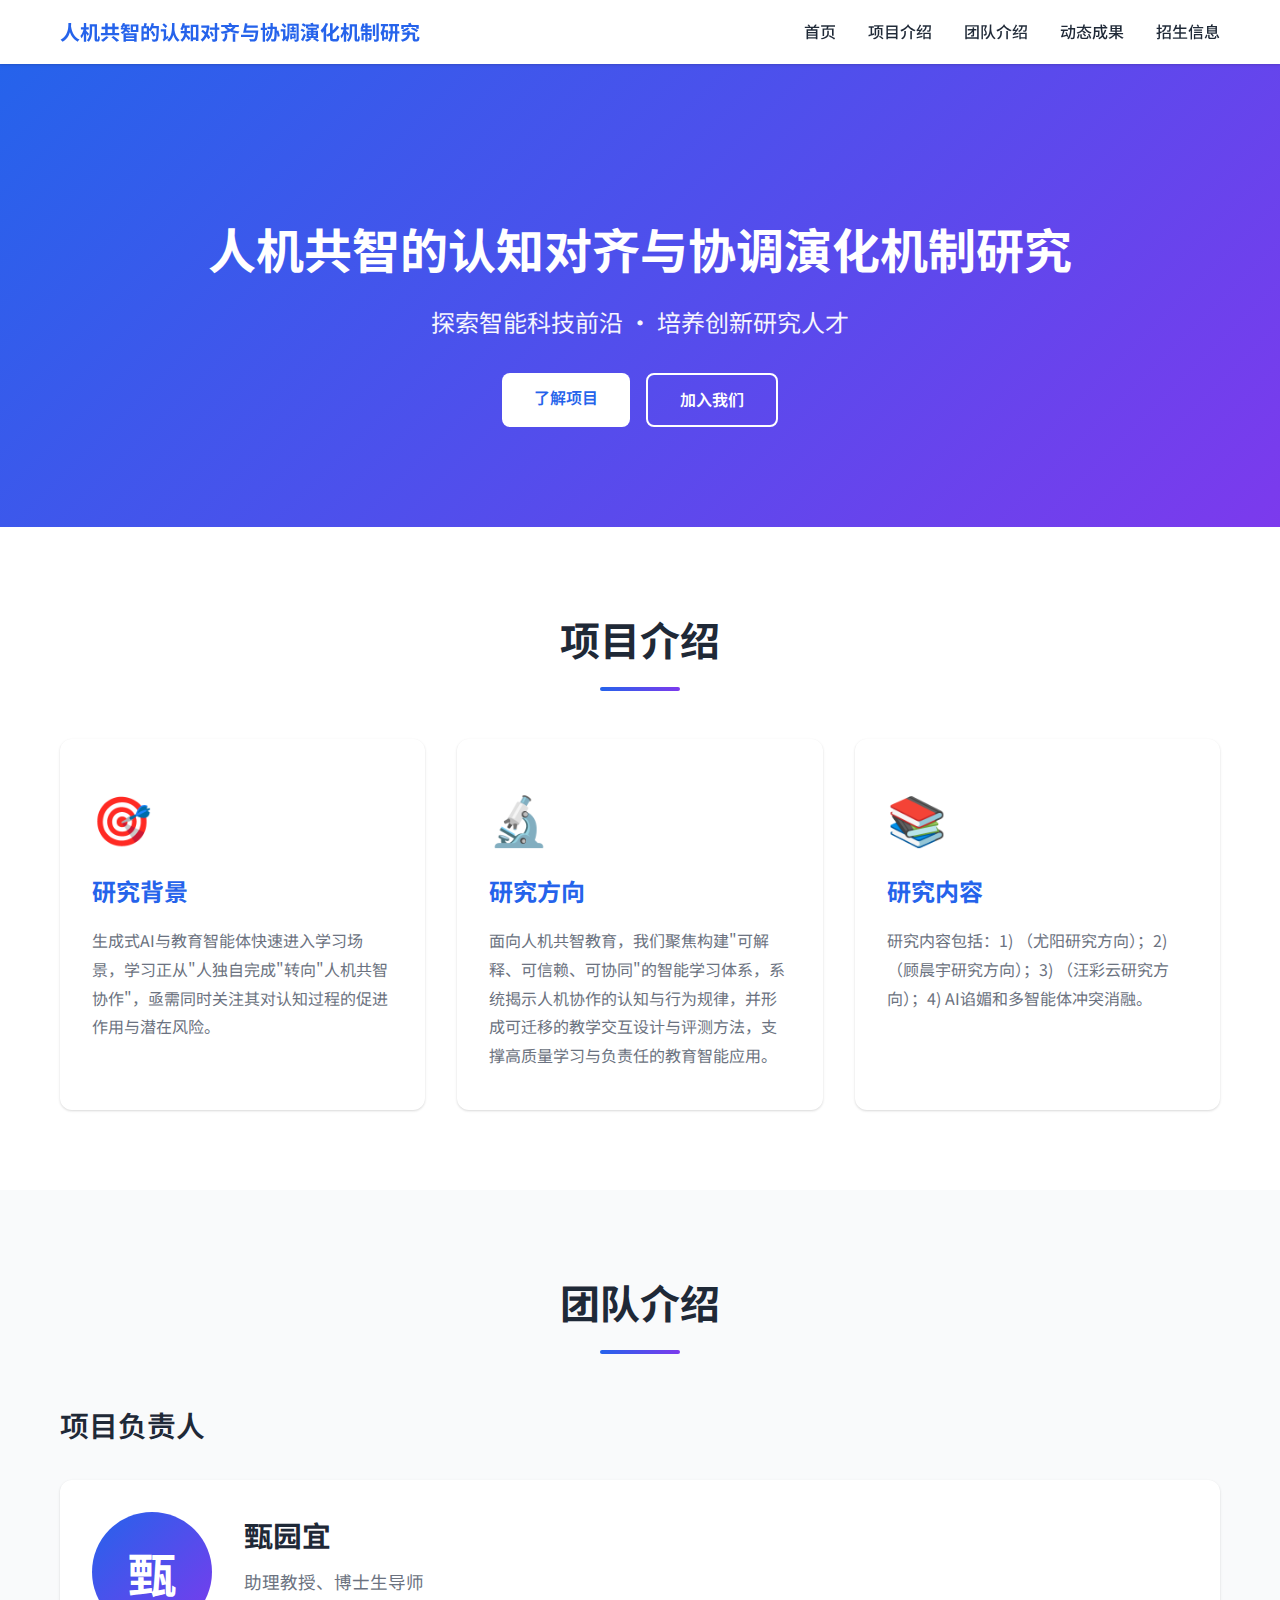
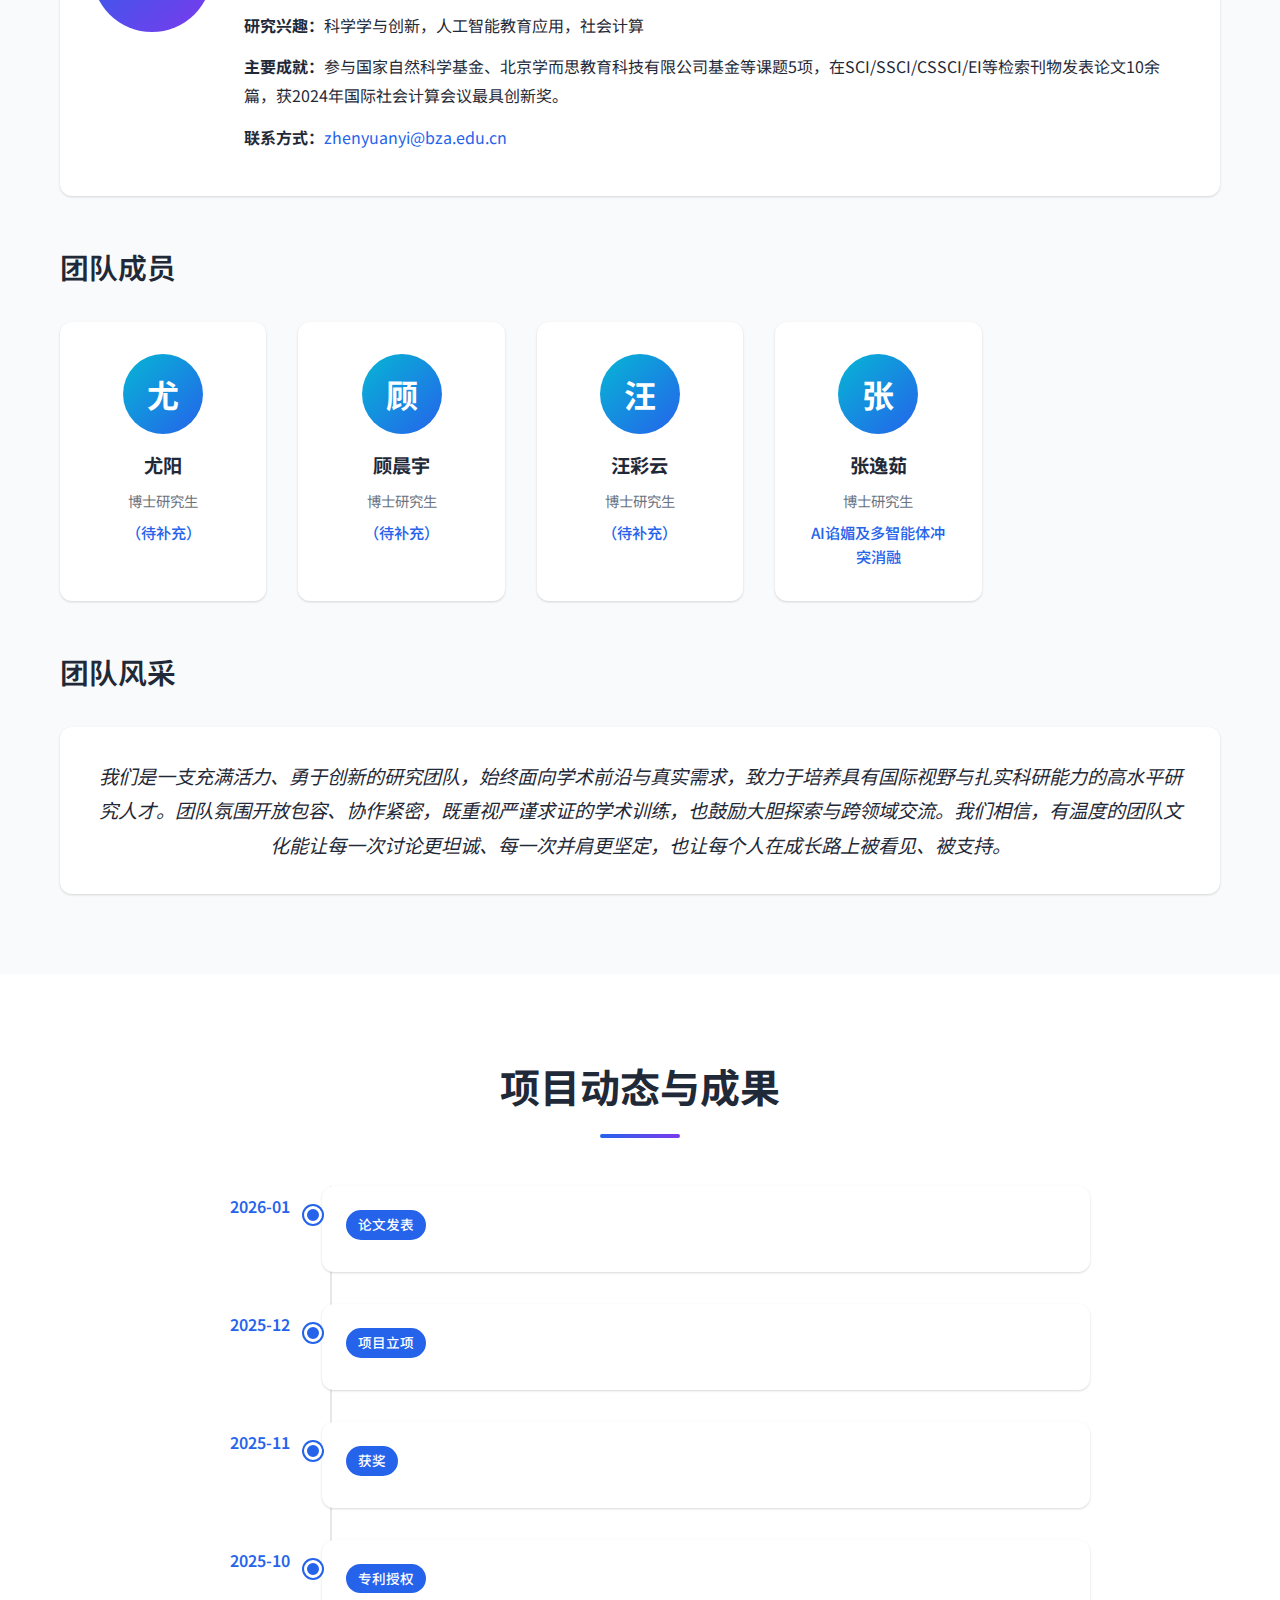
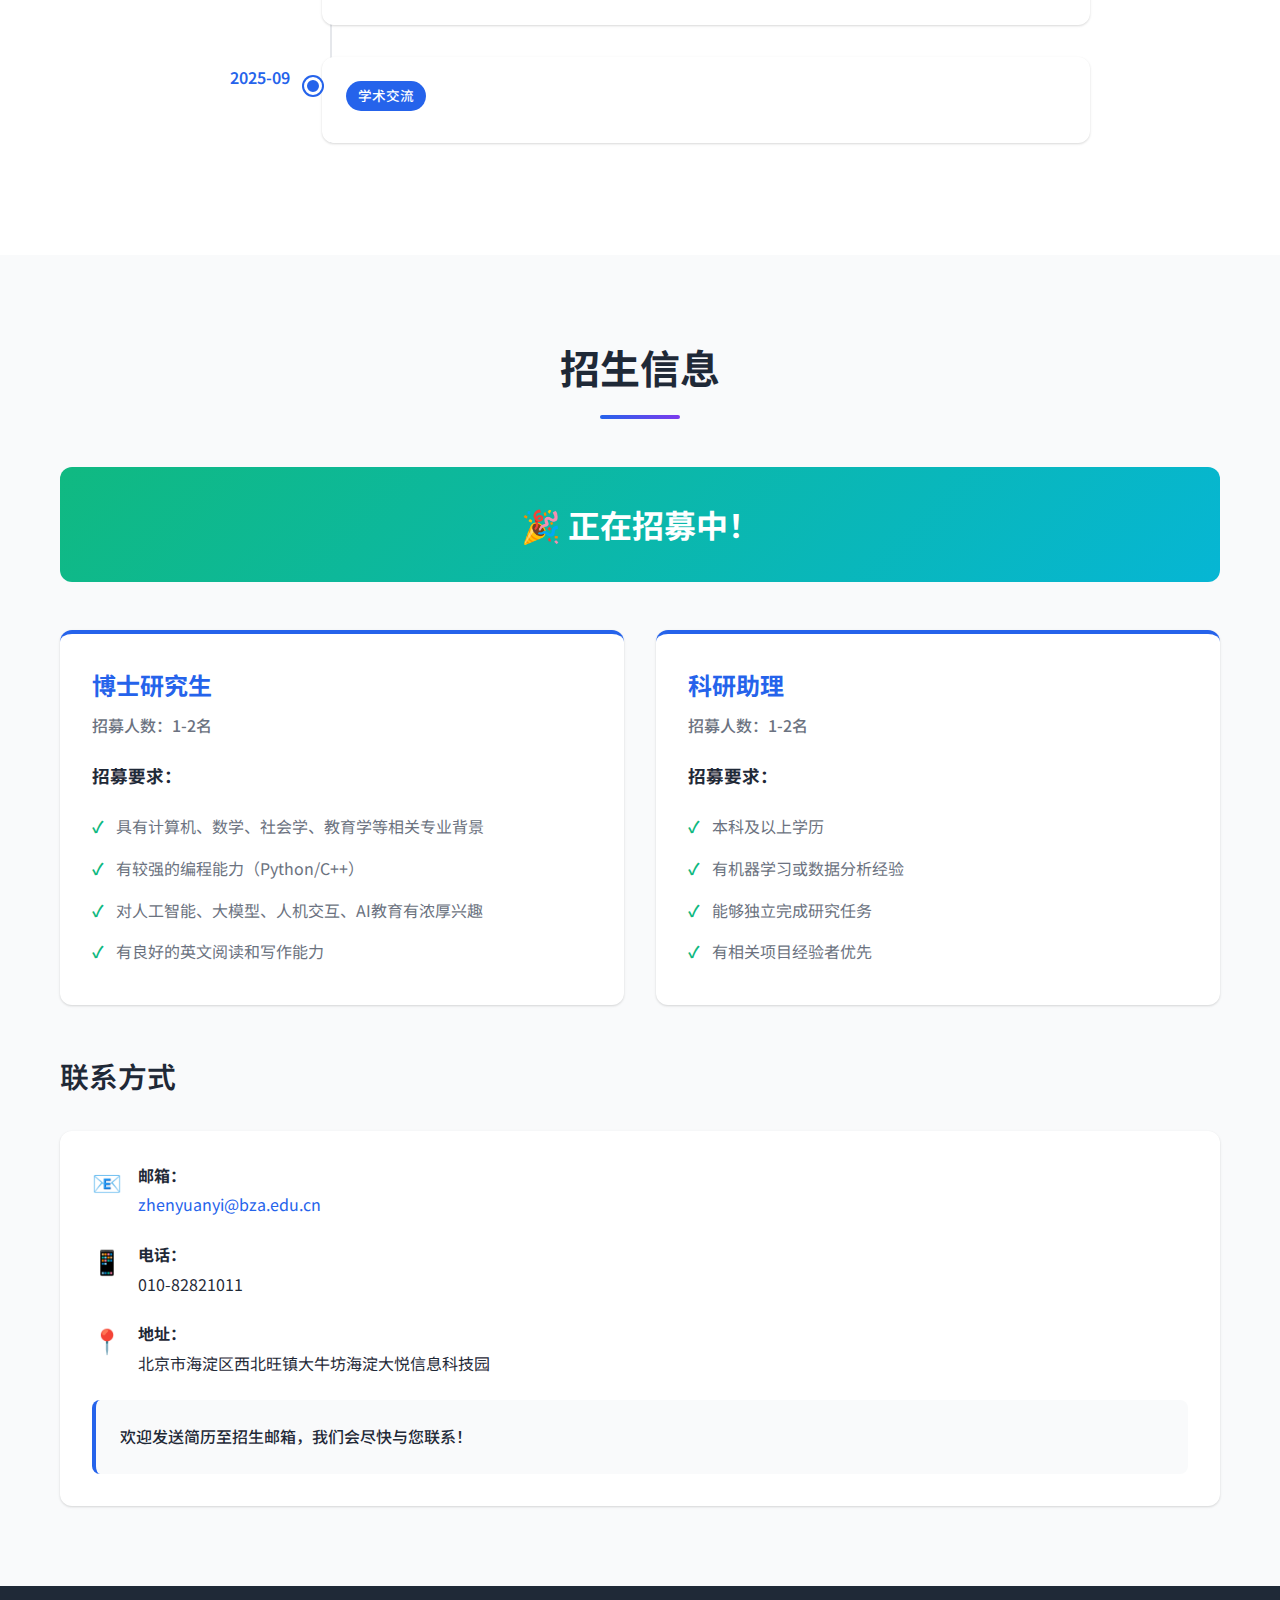
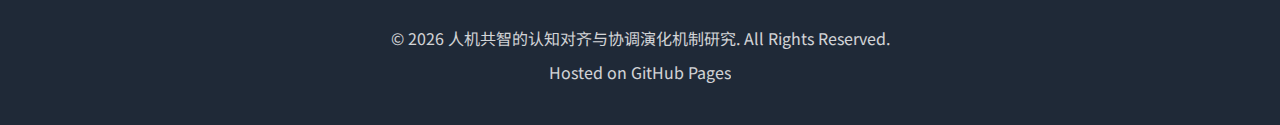
<file: index.html>
<!DOCTYPE html>
<html lang="zh-CN">
<head>
    <meta charset="UTF-8">
    <meta name="viewport" content="width=device-width, initial-scale=1.0">
    <title>人机共智的认知对齐与协调演化机制研究</title>
    <link rel="stylesheet" href="static/css/style.css">
    <link href="https://fonts.googleapis.com/css2?family=Noto+Sans+SC:wght@300;400;500;700&display=swap" rel="stylesheet">
</head>
<body>
    <!-- 导航栏 -->
    <nav class="navbar">
        <div class="container">
            <div class="nav-brand">人机共智的认知对齐与协调演化机制研究</div>
            <ul class="nav-menu">
                <li><a href="#home">首页</a></li>
                <li><a href="#about">项目介绍</a></li>
                <li><a href="#team">团队介绍</a></li>
                <li><a href="#achievements">动态成果</a></li>
                <li><a href="#recruitment">招生信息</a></li>
            </ul>
        </div>
    </nav>

    <!-- 首页横幅 -->
    <section id="home" class="hero">
        <div class="hero-content">
            <h1 class="hero-title">人机共智的认知对齐与协调演化机制研究</h1>
            <p class="hero-subtitle">探索智能科技前沿 · 培养创新研究人才</p>
            <div class="hero-buttons">
                <a href="#about" class="btn btn-primary">了解项目</a>
                <a href="#recruitment" class="btn btn-secondary">加入我们</a>
            </div>
        </div>
    </section>

    <!-- 项目介绍 -->
    <section id="about" class="section">
        <div class="container">
            <h2 class="section-title">项目介绍</h2>
            <div class="about-grid">
                <div class="about-card">
                    <div class="card-icon">🎯</div>
                    <h3>研究背景</h3>
                    <p>生成式AI与教育智能体快速进入学习场景，学习正从"人独自完成"转向"人机共智协作"，亟需同时关注其对认知过程的促进作用与潜在风险。</p>
                </div>
                <div class="about-card">
                    <div class="card-icon">🔬</div>
                    <h3>研究方向</h3>
                    <p>面向人机共智教育，我们聚焦构建"可解释、可信赖、可协同"的智能学习体系，系统揭示人机协作的认知与行为规律，并形成可迁移的教学交互设计与评测方法，支撑高质量学习与负责任的教育智能应用。</p>
                </div>
                <div class="about-card">
                    <div class="card-icon">📚</div>
                    <h3>研究内容</h3>
                    <p>研究内容包括：1) （尤阳研究方向）；2) （顾晨宇研究方向）；3) （汪彩云研究方向）；4) AI谄媚和多智能体冲突消融。</p>
                </div>
            </div>
        </div>
    </section>

    <!-- 团队介绍 -->
    <section id="team" class="section section-alt">
        <div class="container">
            <h2 class="section-title">团队介绍</h2>
            
            <!-- 项目负责人 -->
            <div class="leader-section">
                <h3 class="subsection-title">项目负责人</h3>
                <div class="leader-card">
                    <div class="leader-avatar">
                        <div class="avatar-placeholder">甄</div>
                    </div>
                    <div class="leader-info">
                        <h4>甄园宜</h4>
                        <p class="leader-title">助理教授、博士生导师</p>
                        <p><strong>研究兴趣：</strong>科学学与创新，人工智能教育应用，社会计算</p>
                        <p><strong>主要成就：</strong>参与国家自然科学基金、北京学而思教育科技有限公司基金等课题5项，在SCI/SSCI/CSSCI/EI等检索刊物发表论文10余篇，获2024年国际社会计算会议最具创新奖。</p>
                        <p><strong>联系方式：</strong><a href="mailto:zhenyuanyi@bza.edu.cn">zhenyuanyi@bza.edu.cn</a></p>
                    </div>
                </div>
            </div>

            <!-- 团队成员 -->
            <div class="members-section">
                <h3 class="subsection-title">团队成员</h3>
                <div class="members-grid">
                    <div class="member-card">
                        <div class="member-avatar">尤</div>
                        <h4>尤阳</h4>
                        <p class="member-role">博士研究生</p>
                        <p class="member-spec">（待补充）</p>
                    </div>
                    <div class="member-card">
                        <div class="member-avatar">顾</div>
                        <h4>顾晨宇</h4>
                        <p class="member-role">博士研究生</p>
                        <p class="member-spec">（待补充）</p>
                    </div>
                    <div class="member-card">
                        <div class="member-avatar">汪</div>
                        <h4>汪彩云</h4>
                        <p class="member-role">博士研究生</p>
                        <p class="member-spec">（待补充）</p>
                    </div>
                    <div class="member-card">
                        <div class="member-avatar">张</div>
                        <h4>张逸茹</h4>
                        <p class="member-role">博士研究生</p>
                        <p class="member-spec">AI谄媚及多智能体冲突消融</p>
                    </div>
                </div>
            </div>

            <!-- 团队风采 -->
            <div class="team-culture">
                <h3 class="subsection-title">团队风采</h3>
                <div class="culture-card">
                    <p class="culture-text">我们是一支充满活力、勇于创新的研究团队，始终面向学术前沿与真实需求，致力于培养具有国际视野与扎实科研能力的高水平研究人才。团队氛围开放包容、协作紧密，既重视严谨求证的学术训练，也鼓励大胆探索与跨领域交流。我们相信，有温度的团队文化能让每一次讨论更坦诚、每一次并肩更坚定，也让每个人在成长路上被看见、被支持。</p>
                </div>
            </div>
        </div>
    </section>

    <!-- 项目动态与成果 -->
    <section id="achievements" class="section">
        <div class="container">
            <h2 class="section-title">项目动态与成果</h2>
            <div class="timeline">
                <div class="timeline-item">
                    <div class="timeline-date">2026-01</div>
                    <div class="timeline-content">
                        <span class="timeline-badge">论文发表</span>
                        <!-- <h4>团队论文被人工智能顶级会议NeurIPS 2026接收</h4>
                        <p>关于多模态学习的最新研究成果</p> -->
                    </div>
                </div>
                <div class="timeline-item">
                    <div class="timeline-date">2025-12</div>
                    <div class="timeline-content">
                        <span class="timeline-badge">项目立项</span>
                        <!-- <h4>获批国家自然科学基金重点项目</h4>
                        <p>项目资助金额300万元</p> -->
                    </div>
                </div>
                <div class="timeline-item">
                    <div class="timeline-date">2025-11</div>
                    <div class="timeline-content">
                        <span class="timeline-badge">获奖</span>
                        <!-- <h4>获得省级科技进步一等奖</h4>
                        <p>智能数据分析系统获得省级科技进步一等奖</p> -->
                    </div>
                </div>
                <div class="timeline-item">
                    <div class="timeline-date">2025-10</div>
                    <div class="timeline-content">
                        <span class="timeline-badge">专利授权</span>
                        <!-- <h4>获得发明专利授权3项</h4>
                        <p>涉及数据处理、模型优化等领域</p> -->
                    </div>
                </div>
                <div class="timeline-item">
                    <div class="timeline-date">2025-09</div>
                    <div class="timeline-content">
                        <span class="timeline-badge">学术交流</span>
                        <!-- <h4>团队成员在国际会议作主题报告</h4>
                        <p>在ICML 2025大会上作Oral报告</p> -->
                    </div>
                </div>
            </div>
        </div>
    </section>

    <!-- 招生信息 -->
    <section id="recruitment" class="section section-alt">
        <div class="container">
            <h2 class="section-title">招生信息</h2>
            
            <div class="recruitment-status open">
                <h3>🎉 正在招募中！</h3>
            </div>

            <div class="positions-grid">
                <div class="position-card">
                    <h4>博士研究生</h4>
                    <p class="position-count">招募人数：1-2名</p>
                    <h5>招募要求：</h5>
                    <ul class="requirements-list">
                        <li>具有计算机、数学、社会学、教育学等相关专业背景</li>
                        <li>有较强的编程能力（Python/C++）</li>
                        <li>对人工智能、大模型、人机交互、AI教育有浓厚兴趣</li>
                        <li>有良好的英文阅读和写作能力</li>
                    </ul>
                </div>
                <div class="position-card">
                    <h4>科研助理</h4>
                    <p class="position-count">招募人数：1-2名</p>
                    <h5>招募要求：</h5>
                    <ul class="requirements-list">
                        <li>本科及以上学历</li>
                        <li>有机器学习或数据分析经验</li>
                        <li>能够独立完成研究任务</li>
                        <li>有相关项目经验者优先</li>
                    </ul>
                </div>
            </div>

            <div class="contact-section">
                <h3 class="subsection-title">联系方式</h3>
                <div class="contact-card">
                    <div class="contact-item">
                        <span class="contact-icon">📧</span>
                        <div>
                            <strong>邮箱：</strong>
                            <a href="mailto:zhenyuanyi@bza.edu.cn">zhenyuanyi@bza.edu.cn</a>
                        </div>
                    </div>
                    <div class="contact-item">
                        <span class="contact-icon">📱</span>
                        <div>
                            <strong>电话：</strong> 010-82821011
                        </div>
                    </div>
                    <div class="contact-item">
                        <span class="contact-icon">📍</span>
                        <div>
                            <strong>地址：</strong>北京市海淀区西北旺镇大牛坊海淀大悦信息科技园
                        </div>
                    </div>
                    <div class="contact-note">
                        <p>欢迎发送简历至招生邮箱，我们会尽快与您联系！</p>
                    </div>
                </div>
            </div>
        </div>
    </section>

    <!-- 页脚 -->
    <footer class="footer">
        <div class="container">
            <p>&copy; 2026 人机共智的认知对齐与协调演化机制研究. All Rights Reserved.</p>
            <p>Hosted on GitHub Pages</p>
        </div>
    </footer>

    <script src="static/js/script.js"></script>
</body>
</html>
</file>
<file: static/css/style.css>
/* 全局样式 */
* {
    margin: 0;
    padding: 0;
    box-sizing: border-box;
}

:root {
    --primary-color: #2563eb;
    --secondary-color: #7c3aed;
    --accent-color: #06b6d4;
    --text-dark: #1f2937;
    --text-light: #6b7280;
    --bg-light: #f9fafb;
    --bg-white: #ffffff;
    --border-color: #e5e7eb;
    --success-color: #10b981;
    --shadow: 0 1px 3px 0 rgba(0, 0, 0, 0.1), 0 1px 2px 0 rgba(0, 0, 0, 0.06);
    --shadow-lg: 0 10px 15px -3px rgba(0, 0, 0, 0.1), 0 4px 6px -2px rgba(0, 0, 0, 0.05);
}

body {
    font-family: 'Noto Sans SC', -apple-system, BlinkMacSystemFont, 'Segoe UI', sans-serif;
    line-height: 1.6;
    color: var(--text-dark);
    background-color: var(--bg-white);
}

html {
    scroll-behavior: smooth;
}

.container {
    max-width: 1200px;
    margin: 0 auto;
    padding: 0 20px;
}

/* 导航栏 */
.navbar {
    background: var(--bg-white);
    box-shadow: var(--shadow);
    position: fixed;
    top: 0;
    left: 0;
    right: 0;
    z-index: 1000;
    padding: 1rem 0;
}

.navbar .container {
    display: flex;
    justify-content: space-between;
    align-items: center;
}

.nav-brand {
    font-size: 1.25rem;
    font-weight: 700;
    color: var(--primary-color);
}

.nav-menu {
    display: flex;
    list-style: none;
    gap: 2rem;
}

.nav-menu a {
    text-decoration: none;
    color: var(--text-dark);
    font-weight: 500;
    transition: color 0.3s ease;
}

.nav-menu a:hover {
    color: var(--primary-color);
}

/* 首页横幅 */
.hero {
    background: linear-gradient(135deg, var(--primary-color) 0%, var(--secondary-color) 100%);
    color: white;
    padding: 150px 20px 100px;
    text-align: center;
    margin-top: 60px;
}

.hero-title {
    font-size: 3rem;
    font-weight: 700;
    margin-bottom: 1rem;
    animation: fadeInUp 0.8s ease;
}

.hero-subtitle {
    font-size: 1.5rem;
    margin-bottom: 2rem;
    opacity: 0.95;
    animation: fadeInUp 0.8s ease 0.2s backwards;
}

.hero-buttons {
    display: flex;
    gap: 1rem;
    justify-content: center;
    animation: fadeInUp 0.8s ease 0.4s backwards;
}

.btn {
    padding: 12px 32px;
    border-radius: 8px;
    text-decoration: none;
    font-weight: 600;
    transition: all 0.3s ease;
    display: inline-block;
}

.btn-primary {
    background: var(--bg-white);
    color: var(--primary-color);
}

.btn-primary:hover {
    transform: translateY(-2px);
    box-shadow: var(--shadow-lg);
}

.btn-secondary {
    background: transparent;
    color: var(--bg-white);
    border: 2px solid var(--bg-white);
}

.btn-secondary:hover {
    background: var(--bg-white);
    color: var(--primary-color);
}

/* 通用区块样式 */
.section {
    padding: 80px 20px;
}

.section-alt {
    background-color: var(--bg-light);
}

.section-title {
    font-size: 2.5rem;
    font-weight: 700;
    text-align: center;
    margin-bottom: 3rem;
    color: var(--text-dark);
    position: relative;
}

.section-title::after {
    content: '';
    display: block;
    width: 80px;
    height: 4px;
    background: linear-gradient(90deg, var(--primary-color), var(--secondary-color));
    margin: 1rem auto 0;
    border-radius: 2px;
}

.subsection-title {
    font-size: 1.8rem;
    font-weight: 600;
    margin-bottom: 2rem;
    color: var(--text-dark);
}

/* 项目介绍卡片 */
.about-grid {
    display: grid;
    grid-template-columns: repeat(3, 1fr);
    gap: 2rem;
}

.about-card {
    background: var(--bg-white);
    padding: 2.5rem 2rem;
    border-radius: 12px;
    box-shadow: var(--shadow);
    transition: transform 0.3s ease, box-shadow 0.3s ease;
    min-height: 280px;
    display: flex;
    flex-direction: column;
}

.about-card:hover {
    transform: translateY(-5px);
    box-shadow: var(--shadow-lg);
}

.card-icon {
    font-size: 3rem;
    margin-bottom: 1rem;
}

.about-card h3 {
    font-size: 1.5rem;
    margin-bottom: 1rem;
    color: var(--primary-color);
}

.about-card p {
    color: var(--text-light);
    line-height: 1.8;
}

/* 项目负责人 */
.leader-section {
    margin-bottom: 3rem;
}

.leader-card {
    display: flex;
    gap: 2rem;
    background: var(--bg-white);
    padding: 2rem;
    border-radius: 12px;
    box-shadow: var(--shadow);
    align-items: flex-start;
}

.leader-avatar {
    flex-shrink: 0;
}

.avatar-placeholder {
    width: 120px;
    height: 120px;
    background: linear-gradient(135deg, var(--primary-color), var(--secondary-color));
    border-radius: 50%;
    display: flex;
    align-items: center;
    justify-content: center;
    font-size: 3rem;
    font-weight: 700;
    color: white;
}

.leader-info h4 {
    font-size: 1.8rem;
    margin-bottom: 0.5rem;
}

.leader-title {
    color: var(--text-light);
    font-size: 1.1rem;
    margin-bottom: 1rem;
}

.leader-info p {
    margin-bottom: 0.8rem;
    line-height: 1.8;
}

.leader-info a {
    color: var(--primary-color);
    text-decoration: none;
}

.leader-info a:hover {
    text-decoration: underline;
}

/* 团队成员 */
.members-section {
    margin-bottom: 3rem;
}

.members-grid {
    display: grid;
    grid-template-columns: repeat(auto-fill, minmax(200px, 1fr));
    gap: 2rem;
}

.member-card {
    background: var(--bg-white);
    padding: 2rem;
    border-radius: 12px;
    box-shadow: var(--shadow);
    text-align: center;
    transition: transform 0.3s ease, box-shadow 0.3s ease;
}

.member-card:hover {
    transform: translateY(-5px);
    box-shadow: var(--shadow-lg);
}

.member-avatar {
    width: 80px;
    height: 80px;
    background: linear-gradient(135deg, var(--accent-color), var(--primary-color));
    border-radius: 50%;
    display: flex;
    align-items: center;
    justify-content: center;
    font-size: 2rem;
    font-weight: 700;
    color: white;
    margin: 0 auto 1rem;
}

.member-card h4 {
    font-size: 1.2rem;
    margin-bottom: 0.5rem;
}

.member-role {
    color: var(--text-light);
    font-size: 0.9rem;
    margin-bottom: 0.5rem;
}

.member-spec {
    color: var(--primary-color);
    font-weight: 500;
    font-size: 0.95rem;
}

/* 团队风采 */
.culture-card {
    background: var(--bg-white);
    padding: 2rem;
    border-radius: 12px;
    box-shadow: var(--shadow);
    text-align: center;
}

.culture-text {
    font-size: 1.2rem;
    color: var(--text-dark);
    line-height: 1.8;
    font-style: italic;
}

/* 时间线 */
.timeline {
    position: relative;
    max-width: 900px;
    margin: 0 auto;
}

.timeline::before {
    content: '';
    position: absolute;
    left: 140px;
    top: 0;
    bottom: 0;
    width: 2px;
    background: var(--border-color);
}

.timeline-item {
    display: flex;
    gap: 2rem;
    margin-bottom: 2rem;
    position: relative;
}

.timeline-date {
    width: 100px;
    font-weight: 600;
    color: var(--primary-color);
    padding-top: 0.5rem;
    text-align: right;
    flex-shrink: 0;
}

.timeline-content {
    background: var(--bg-white);
    padding: 1.5rem;
    border-radius: 12px;
    box-shadow: var(--shadow);
    flex: 1;
    position: relative;
    transition: transform 0.3s ease, box-shadow 0.3s ease;
}

.timeline-content:hover {
    transform: translateX(5px);
    box-shadow: var(--shadow-lg);
}

.timeline-content::before {
    content: '';
    position: absolute;
    left: -18px;
    top: 20px;
    width: 12px;
    height: 12px;
    background: var(--primary-color);
    border-radius: 50%;
    border: 3px solid var(--bg-white);
    box-shadow: 0 0 0 2px var(--primary-color);
}

.timeline-badge {
    display: inline-block;
    padding: 4px 12px;
    background: var(--primary-color);
    color: white;
    border-radius: 20px;
    font-size: 0.85rem;
    font-weight: 500;
    margin-bottom: 0.5rem;
}

.timeline-content h4 {
    font-size: 1.2rem;
    margin-bottom: 0.5rem;
    color: var(--text-dark);
}

.timeline-content p {
    color: var(--text-light);
    line-height: 1.6;
}

/* 招生信息 */
.recruitment-status {
    text-align: center;
    padding: 2rem;
    border-radius: 12px;
    margin-bottom: 3rem;
}

.recruitment-status.open {
    background: linear-gradient(135deg, var(--success-color), var(--accent-color));
    color: white;
}

.recruitment-status.open h3 {
    font-size: 2rem;
    margin: 0;
}

.recruitment-status.closed {
    background: var(--bg-white);
    border: 2px solid var(--border-color);
}

.positions-grid {
    display: grid;
    grid-template-columns: repeat(auto-fit, minmax(300px, 1fr));
    gap: 2rem;
    margin-bottom: 3rem;
}

.position-card {
    background: var(--bg-white);
    padding: 2rem;
    border-radius: 12px;
    box-shadow: var(--shadow);
    border-top: 4px solid var(--primary-color);
}

.position-card h4 {
    font-size: 1.5rem;
    margin-bottom: 0.5rem;
    color: var(--primary-color);
}

.position-count {
    color: var(--text-light);
    margin-bottom: 1.5rem;
    font-weight: 500;
}

.position-card h5 {
    font-size: 1.1rem;
    margin-bottom: 1rem;
    color: var(--text-dark);
}

.requirements-list {
    list-style: none;
    padding: 0;
}

.requirements-list li {
    padding: 0.5rem 0 0.5rem 1.5rem;
    position: relative;
    color: var(--text-light);
    line-height: 1.6;
}

.requirements-list li::before {
    content: '✓';
    position: absolute;
    left: 0;
    color: var(--success-color);
    font-weight: 700;
}

/* 联系方式 */
.contact-card {
    background: var(--bg-white);
    padding: 2rem;
    border-radius: 12px;
    box-shadow: var(--shadow);
}

.contact-item {
    display: flex;
    align-items: flex-start;
    gap: 1rem;
    margin-bottom: 1.5rem;
}

.contact-icon {
    font-size: 1.5rem;
    flex-shrink: 0;
}

.contact-item strong {
    display: block;
    margin-bottom: 0.25rem;
}

.contact-item a {
    color: var(--primary-color);
    text-decoration: none;
}

.contact-item a:hover {
    text-decoration: underline;
}

.contact-note {
    background: var(--bg-light);
    padding: 1.5rem;
    border-radius: 8px;
    border-left: 4px solid var(--primary-color);
    margin-top: 1.5rem;
}

.contact-note p {
    color: var(--text-dark);
    font-weight: 500;
    margin: 0;
}

/* 页脚 */
.footer {
    background: var(--text-dark);
    color: white;
    padding: 2rem 20px;
    text-align: center;
}

.footer p {
    margin: 0.5rem 0;
    opacity: 0.8;
}

/* 动画 */
@keyframes fadeInUp {
    from {
        opacity: 0;
        transform: translateY(30px);
    }
    to {
        opacity: 1;
        transform: translateY(0);
    }
}

/* 响应式设计 */
@media (max-width: 768px) {
    .hero-title {
        font-size: 2rem;
    }

    .hero-subtitle {
        font-size: 1.2rem;
    }

    .hero-buttons {
        flex-direction: column;
        gap: 0.5rem;
    }

    .nav-menu {
        gap: 1rem;
        font-size: 0.9rem;
    }

    .section-title {
        font-size: 2rem;
    }

    .leader-card {
        flex-direction: column;
        text-align: center;
    }

    .avatar-placeholder {
        margin: 0 auto;
    }

    .timeline::before {
        left: 20px;
    }

    .timeline-item {
        flex-direction: column;
        gap: 0.5rem;
        padding-left: 40px;
    }

    .timeline-date {
        width: auto;
        text-align: left;
    }

    .timeline-content::before {
        left: -38px;
    }

    .about-grid,
    .positions-grid {
        grid-template-columns: 1fr;
    }

    .members-grid {
        grid-template-columns: repeat(auto-fill, minmax(150px, 1fr));
    }
}
</file>
